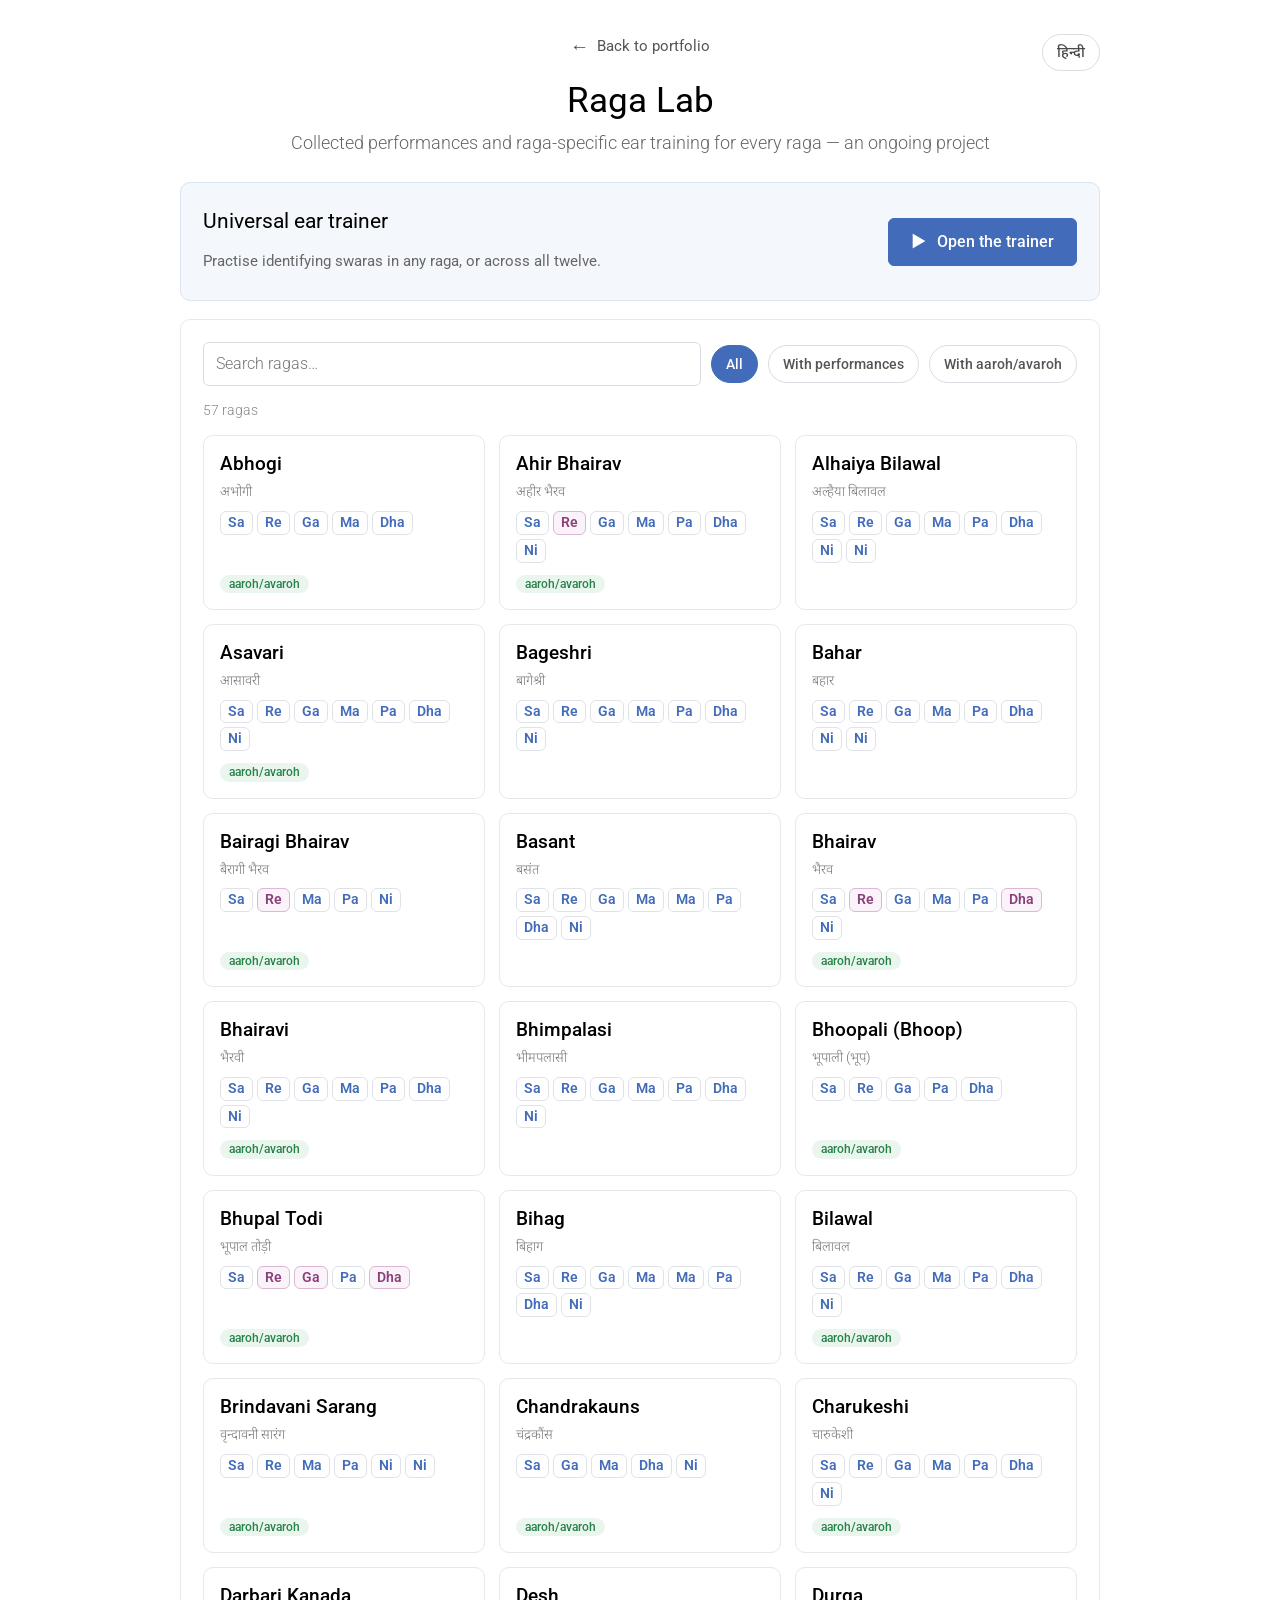
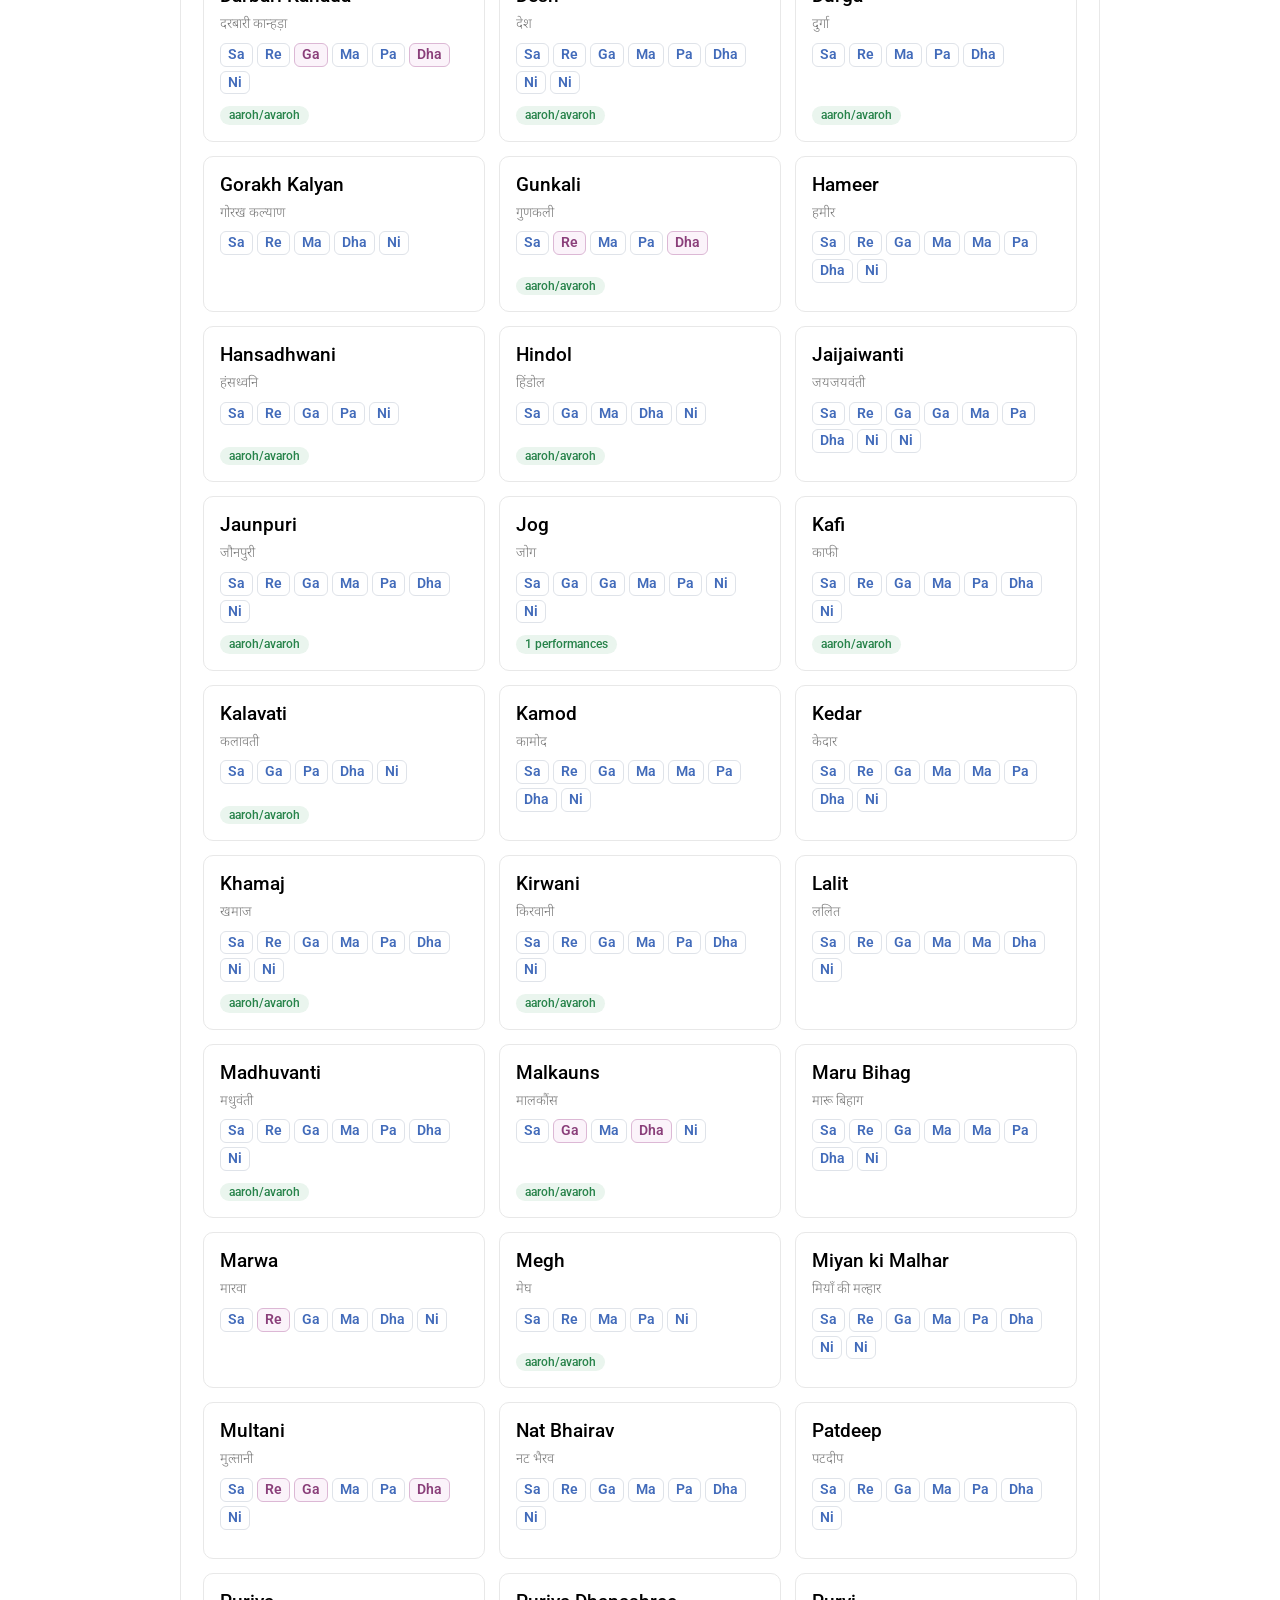
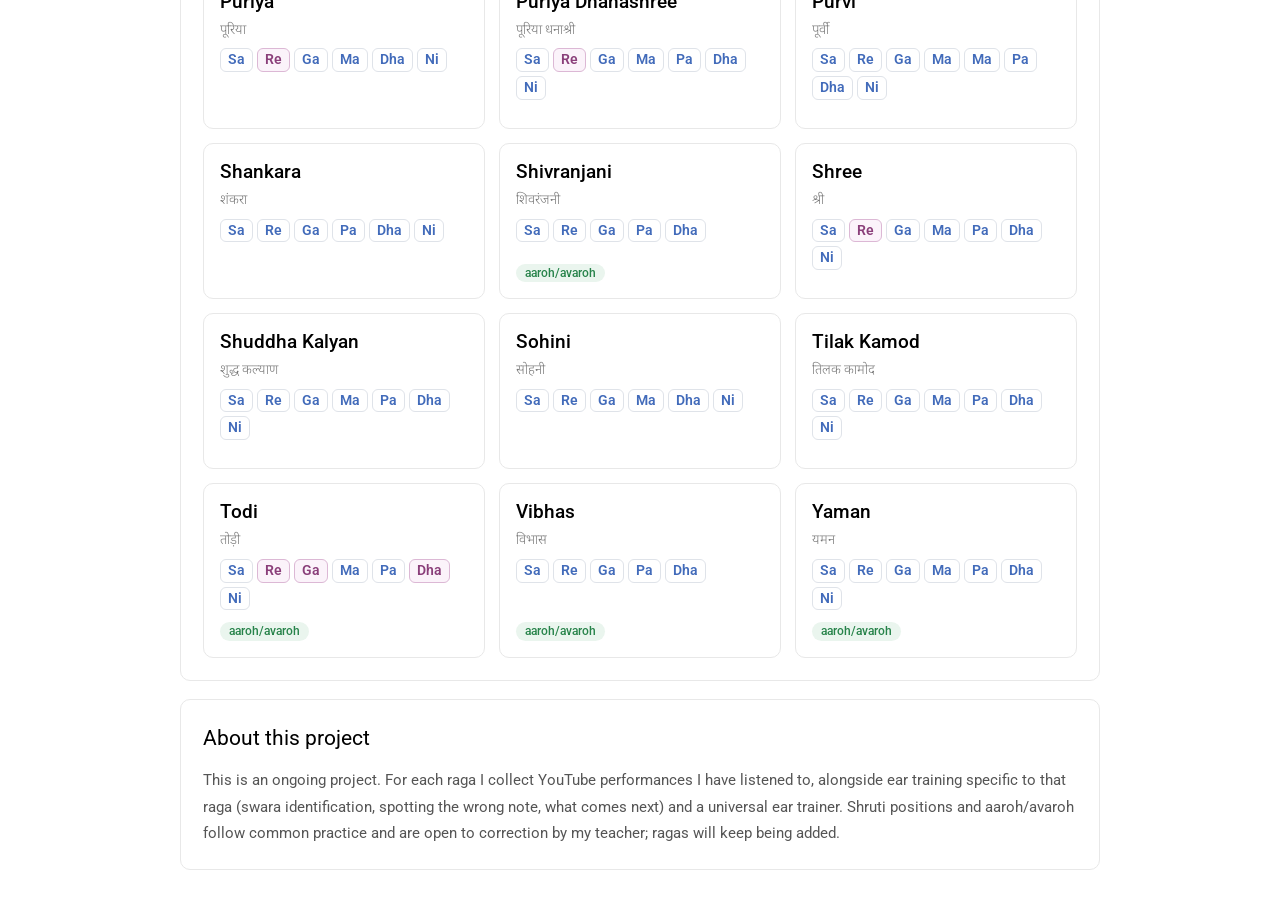
<file: ragas/index.html>
<!DOCTYPE html>
<html lang="hi">
<head>
    <meta charset="UTF-8">
    <meta name="viewport" content="width=device-width, initial-scale=1.0">
    <title>Raga Lab</title>
    <meta name="description" content="Raga Lab: collected performances and ear training for Hindustani ragas.">
    <link rel="stylesheet" href="https://fonts.googleapis.com/css?family=Roboto:300,400,500,700&family=Noto+Sans+Devanagari:wght@400;500;600;700">
    <link rel="stylesheet" href="css/ragas.css">
</head>
<body>
    <main class="container">
        <header class="page-header">
            <button id="langToggle" class="lang-toggle" type="button">English</button>
            <a class="back-link" href="../index.html"><span class="back-arrow" aria-hidden="true">←</span> <span data-i18n="backLink">पोर्टफोलियो पर वापस</span></a>
            <h1 class="page-title" data-i18n="lab">रागा लैब</h1>
            <p class="page-subtitle" data-i18n="labSub"></p>
        </header>

        <div class="app-layout">
            <section class="panel trainer-card">
                <div>
                    <h2 class="section-title" data-i18n="universalTrainer"></h2>
                    <p class="drill-desc" data-i18n="universalDesc"></p>
                </div>
                <a class="primary-button" href="trainer.html"><span class="button-icon" aria-hidden="true">▶</span><span data-i18n="openTrainer"></span></a>
            </section>

            <section class="panel">
                <div class="toolbar">
                    <input id="searchInput" class="search-input" type="search" autocomplete="off" aria-label="Search ragas">
                    <button class="filter-chip active" type="button" data-filter="all" data-i18n="filterAll"></button>
                    <button class="filter-chip" type="button" data-filter="videos" data-i18n="filterVideos"></button>
                    <button class="filter-chip" type="button" data-filter="phrases" data-i18n="filterPhrases"></button>
                </div>
                <p class="result-count" id="resultCount"></p>
                <div id="ragaGrid" class="raga-grid"></div>
            </section>

            <section class="panel">
                <h2 class="section-title" data-i18n="aboutTitle"></h2>
                <p class="about-text" data-i18n="aboutText"></p>
            </section>
        </div>
    </main>

    <script src="js/raga-data.js"></script>
    <script src="js/i18n.js"></script>
    <script src="js/collection.js"></script>
    <script src="js/raga-home.js"></script>
</body>
</html>
</file>
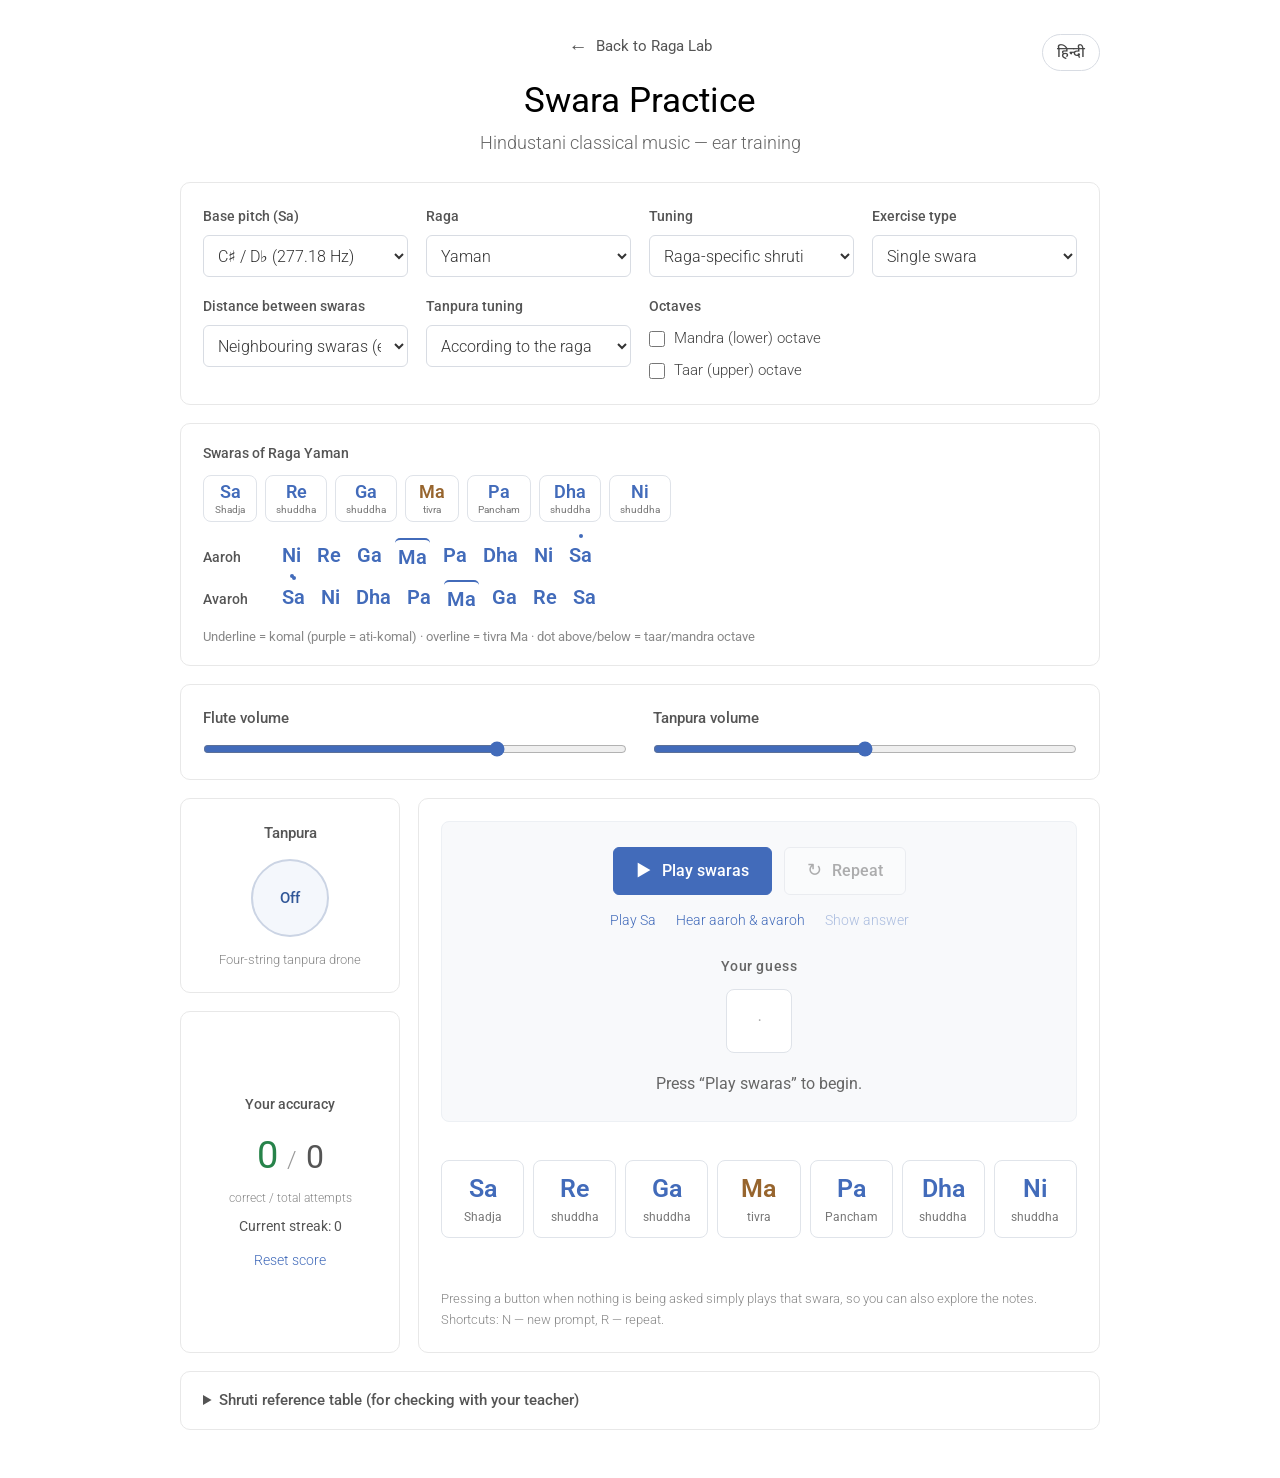
<file: ear_training.html>
<!DOCTYPE html>
<html lang="en">
<head>
    <meta charset="UTF-8">
    <meta http-equiv="refresh" content="0; url=ragas/trainer.html">
    <link rel="canonical" href="ragas/trainer.html">
    <title>Swara Practice</title>
    <script>location.replace('ragas/trainer.html');</script>
</head>
<body>
    <p>This page has moved: <a href="ragas/trainer.html">Swara Practice (universal ear trainer)</a> · <a href="ragas/index.html">Raga Lab</a></p>
</body>
</html>
</file>
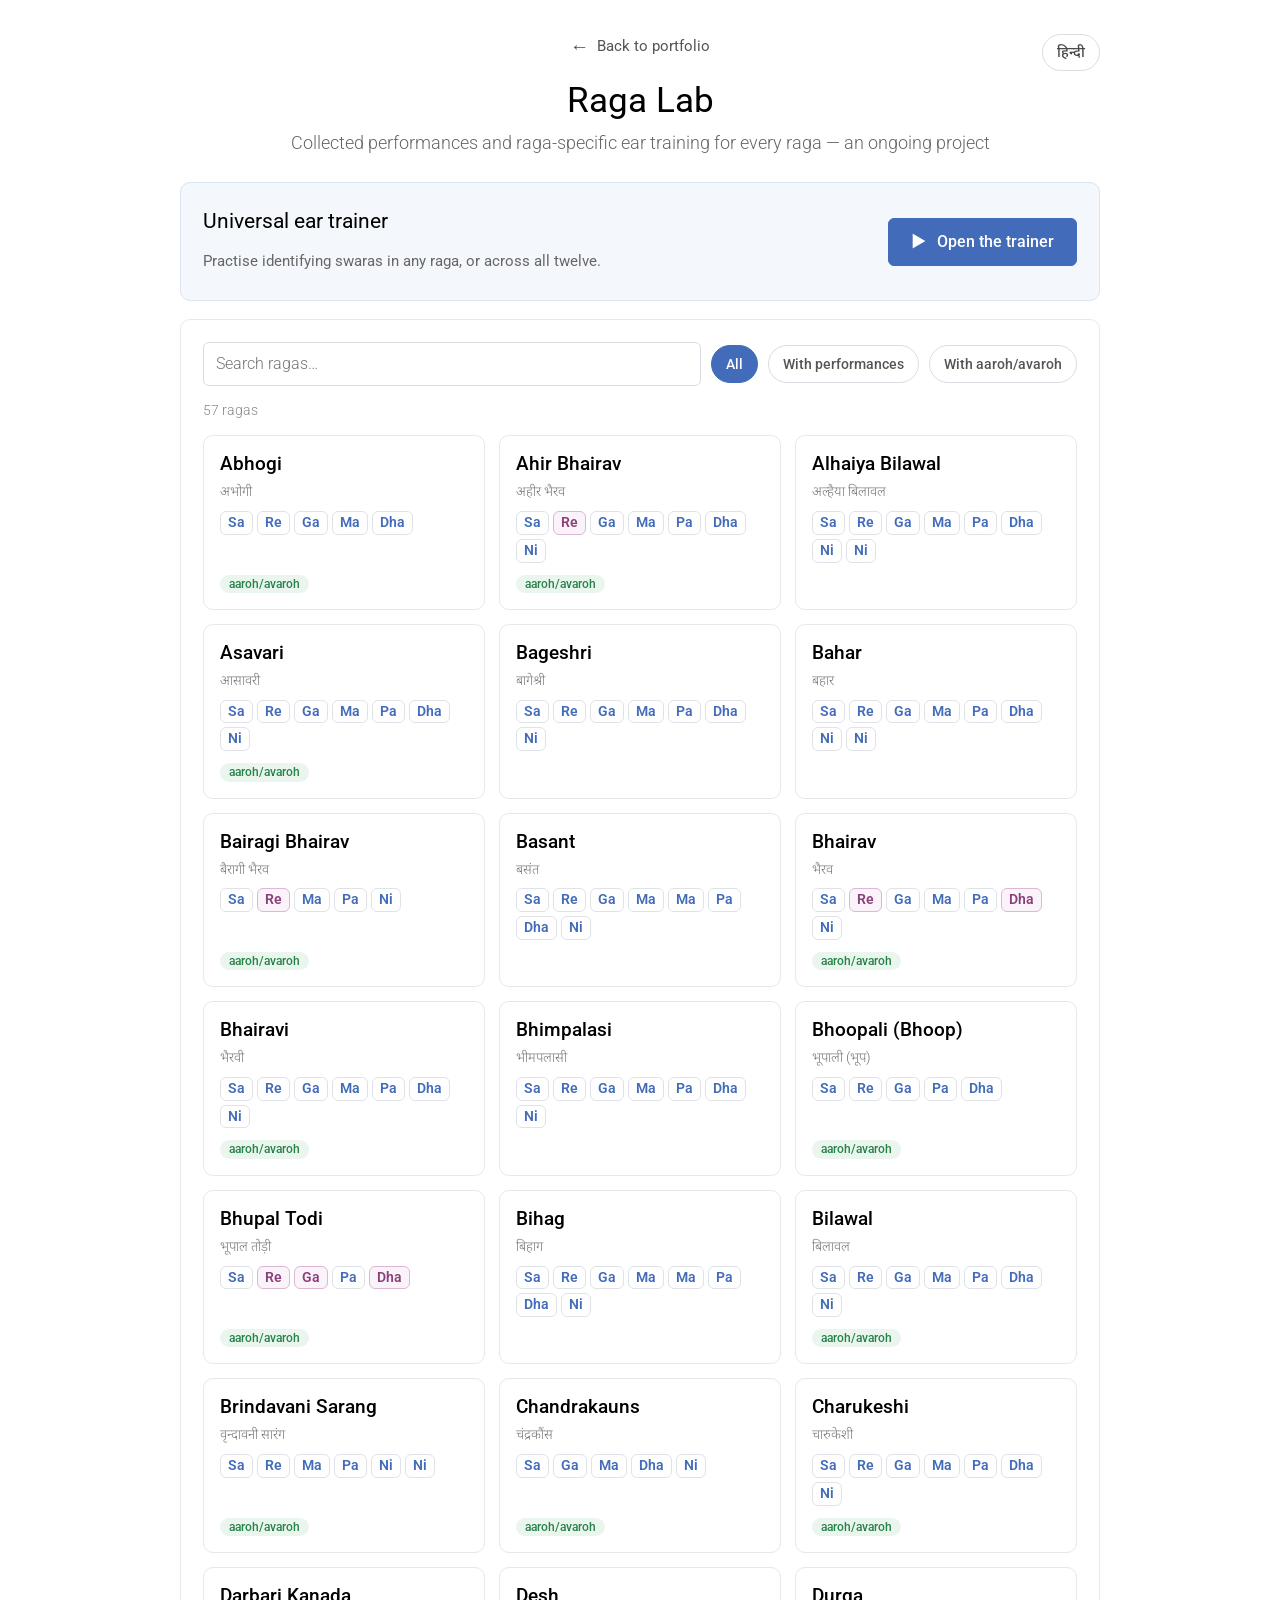
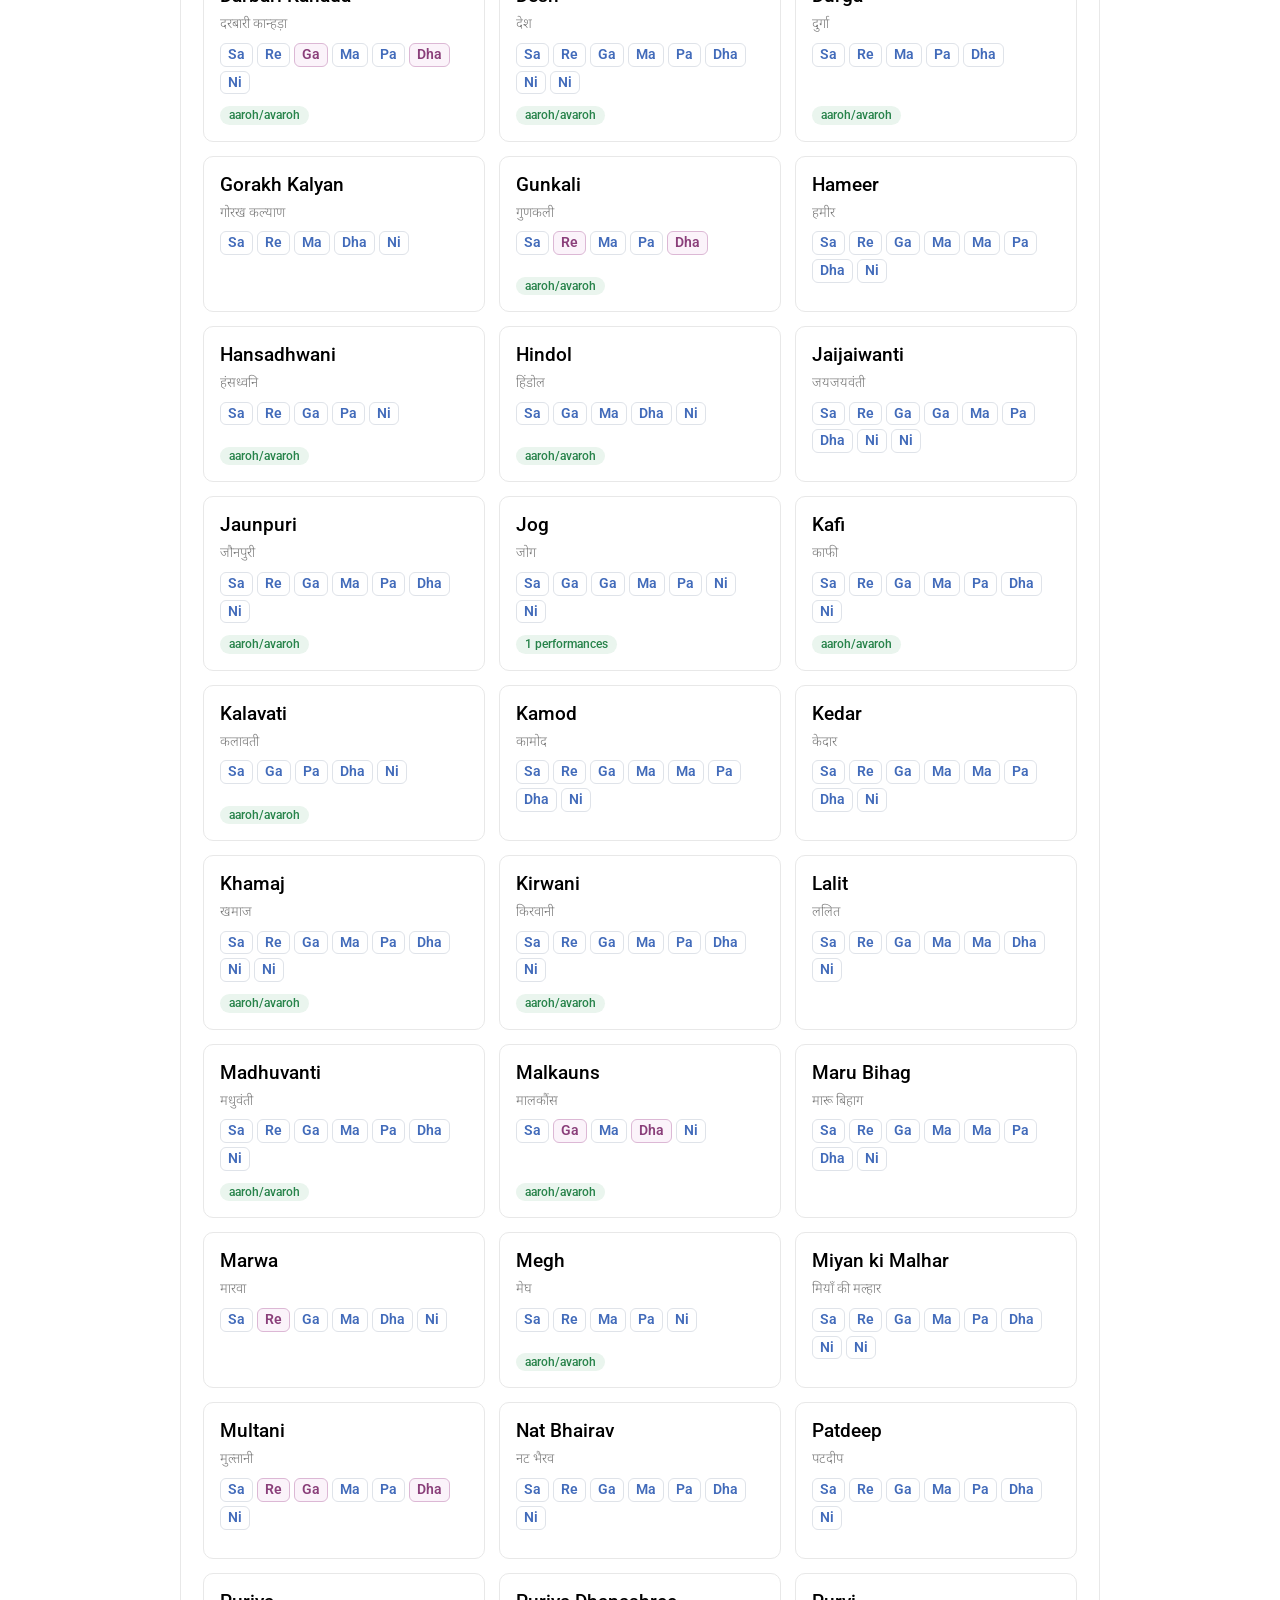
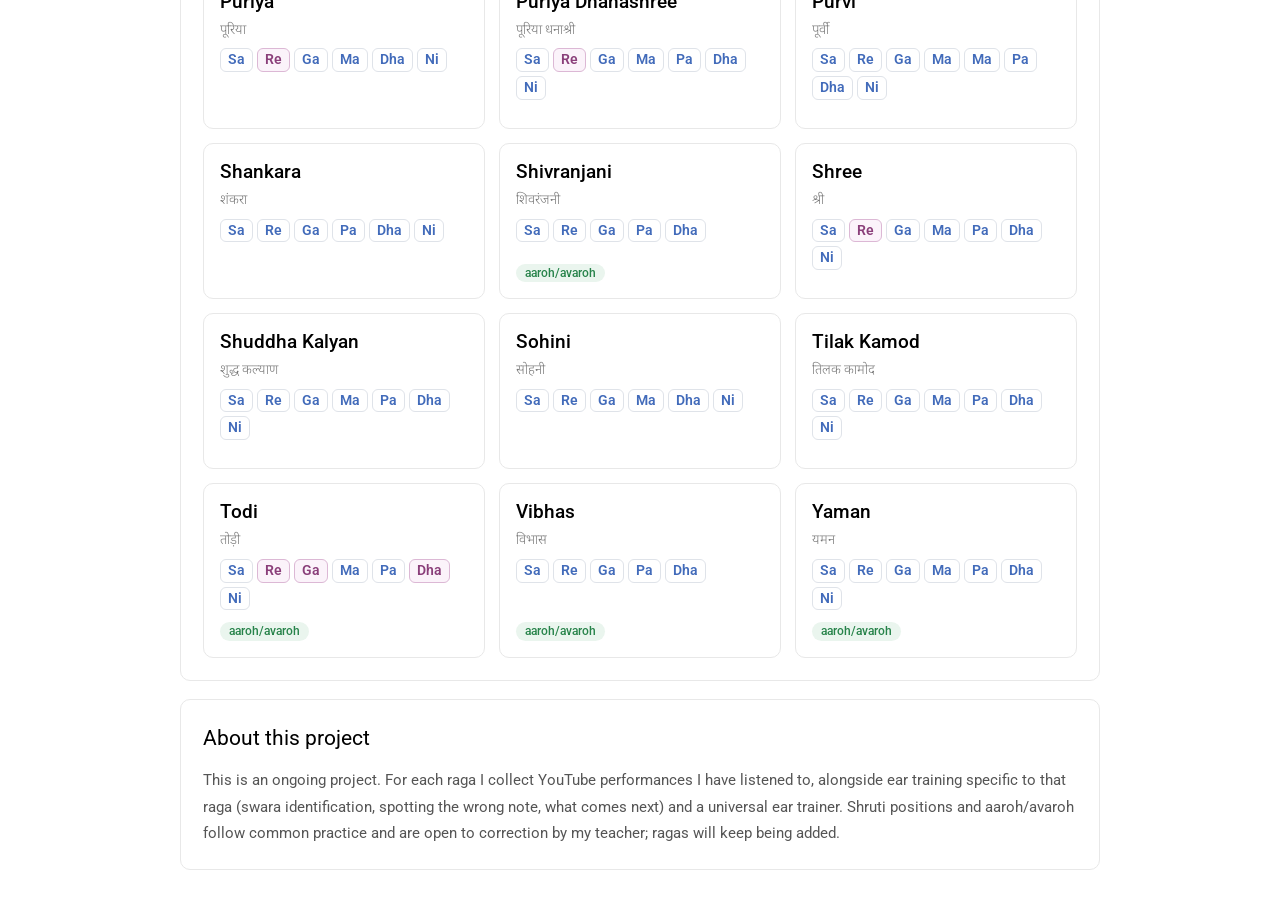
<file: ragas/raga.html>
<!DOCTYPE html>
<html lang="hi">
<head>
    <meta charset="UTF-8">
    <meta name="viewport" content="width=device-width, initial-scale=1.0">
    <title>Raga</title>
    <meta name="description" content="A raga page: collected performances and raga-specific ear training.">
    <link rel="stylesheet" href="https://fonts.googleapis.com/css?family=Roboto:300,400,500,700&family=Noto+Sans+Devanagari:wght@400;500;600;700">
    <link rel="stylesheet" href="css/ragas.css">
    <script>window.LOCKED_RAGA = new URLSearchParams(location.search).get('r');</script>
</head>
<body class="raga-locked">
    <main class="container">
        <header class="page-header">
            <button id="langToggle" class="lang-toggle" type="button">English</button>
            <a class="back-link" href="index.html"><span class="back-arrow" aria-hidden="true">←</span> <span data-i18n="backLab">रागा लैब पर वापस</span></a>
            <h1 class="page-title" id="ragaTitle"></h1>
            <p class="page-subtitle" id="ragaSubtitle"></p>
        </header>

        <div class="app-layout">
            <section class="panel" id="listenSection">
                <h2 class="section-title" data-i18n="secListen">सुनिए</h2>
                <div id="videoList" class="video-list"></div>
                <div id="listenNotes" class="listen-notes"></div>
            </section>

            <h2 class="part-title" data-i18n="secTrain"></h2>

            <section class="panel raga-info">
                <h2 class="raga-info-title" id="ragaInfoTitle"></h2>
                <div id="ragaChips" class="chips"></div>
                <div id="ragaPhrases" class="phrases"></div>
                <p id="ragaNote" class="raga-note"></p>
            </section>

            <section class="panel settings-grid">
                <div class="field">
                    <label class="field-label" for="scaleSelect" data-i18n="lblScale">आधार स्वर (सा)</label>
                    <select id="scaleSelect"></select>
                </div>
                <div class="field field-raga">
                    <label class="field-label" for="ragaSelect" data-i18n="lblRaga">राग</label>
                    <select id="ragaSelect"></select>
                </div>
                <div class="field">
                    <label class="field-label" for="tuningSelect" data-i18n="lblTuning">स्वरस्थान</label>
                    <select id="tuningSelect">
                        <option value="raga" data-i18n="tuningRaga">राग के अनुसार श्रुति</option>
                        <option value="standard" data-i18n="tuningStd">सामान्य (शुद्ध अंतराल)</option>
                    </select>
                </div>
                <div class="field">
                    <label class="field-label" for="modeSelect" data-i18n="lblMode">अभ्यास का प्रकार</label>
                    <select id="modeSelect">
                        <option value="1" data-i18n="mode1">एकल स्वर</option>
                        <option value="2" data-i18n="mode2">दो स्वरों का क्रम</option>
                        <option value="3" data-i18n="mode3">तीन स्वरों का क्रम</option>
                        <option value="4" data-i18n="mode4">चार स्वरों का क्रम</option>
                        <option value="5" data-i18n="mode5">पाँच स्वरों का क्रम</option>
                    </select>
                </div>
                <div class="field">
                    <label class="field-label" for="stepSelect" data-i18n="lblStep">स्वरों के बीच की दूरी</label>
                    <select id="stepSelect">
                        <option value="near" data-i18n="stepNear">निकट स्वर (सरल)</option>
                        <option value="mid" data-i18n="stepMid">मध्यम</option>
                        <option value="any" data-i18n="stepAny">कोई भी स्वर (कठिन)</option>
                    </select>
                </div>
                <div class="field">
                    <label class="field-label" for="tanpuraTuneSelect" data-i18n="lblTanpuraTune">तानपुरे का मिलान</label>
                    <select id="tanpuraTuneSelect"></select>
                </div>
                <div class="field">
                    <span class="field-label" data-i18n="lblOctave">सप्तक</span>
                    <div class="checkbox-list">
                        <label class="check-label"><input type="checkbox" id="mandraCheck"> <span data-i18n="mandra">मंद्र सप्तक</span></label>
                        <label class="check-label"><input type="checkbox" id="taarCheck"> <span data-i18n="taar">तार सप्तक</span></label>
                    </div>
                </div>
            </section>

            <section class="panel volume-grid">
                <div class="volume-field">
                    <label class="volume-heading" for="fluteVolSlider" data-i18n="volFlute">बाँसुरी की ध्वनि</label>
                    <input type="range" id="fluteVolSlider" min="0" max="1" step="0.05" value="0.7">
                </div>
                <div class="volume-field">
                    <label class="volume-heading" for="tanpuraVolSlider" data-i18n="volTanpura">तानपुरे की ध्वनि</label>
                    <input type="range" id="tanpuraVolSlider" min="0" max="1" step="0.05" value="0.5">
                </div>
            </section>

            <div class="game-layout">
                <aside class="sidebar">
                    <section class="panel tanpura-panel">
                        <h2 class="panel-heading" data-i18n="tanpura">तानपुरा</h2>
                        <button id="tanpuraToggleBtn" class="tanpura-button" type="button" aria-pressed="false">
                            <span id="tanpuraStateText">बंद</span>
                        </button>
                        <p class="panel-note" data-i18n="tanpuraNote">चार तारों की तानपुरा ध्वनि</p>
                    </section>

                    <section class="panel score-panel">
                        <h2 class="score-title" data-i18n="scoreTitle">आपकी शुद्धता</h2>
                        <div class="score-line">
                            <span id="scoreVal" class="correct-score">०</span>
                            <span>/</span>
                            <span id="totalVal" class="total-score">०</span>
                        </div>
                        <p class="score-caption" data-i18n="scoreCaption">सही उत्तर / कुल प्रयास</p>
                        <p class="streak-line"><span data-i18n="streak">लगातार सही:</span> <span id="streakVal">०</span></p>
                        <button id="resetScoreBtn" class="text-button" type="button" data-i18n="reset">अंक रीसेट करें</button>
                    </section>
                </aside>

                <section class="panel game-panel">
                    <div class="interaction-stage">
                        <div class="action-row">
                            <button id="playPromptBtn" class="primary-button" type="button">
                                <span class="button-icon" aria-hidden="true">▶</span>
                                <span data-i18n="btnPlay">स्वर सुनें</span>
                            </button>
                            <button id="repeatPromptBtn" class="secondary-button" type="button" disabled>
                                <span class="button-icon" aria-hidden="true">↻</span>
                                <span data-i18n="btnRepeat">पुनः सुनें</span>
                            </button>
                        </div>
                        <div class="tools-row">
                            <button id="playSaBtn" class="text-button" type="button" data-i18n="btnSa">सा सुनें</button>
                            <button id="playRagaBtn" class="text-button" type="button" data-i18n="btnRaga">राग के स्वर सुनें</button>
                            <button id="revealBtn" class="text-button" type="button" data-i18n="btnReveal" disabled>उत्तर दिखाएँ</button>
                        </div>

                        <div class="guess-area">
                            <h2 class="guess-title" data-i18n="guessTitle">आपका अनुमान</h2>
                            <div id="guessVisualizer" class="guess-visualizer"></div>
                        </div>

                        <div id="feedbackText" class="feedback" role="status" aria-live="polite"></div>
                    </div>

                    <div class="swara-grids">
                        <div>
                            <div id="taarLabel" class="grid-label" data-i18n="taar" hidden>तार सप्तक</div>
                            <div id="taarGrid" class="swara-grid hidden"></div>
                        </div>
                        <div>
                            <div id="madhyaLabel" class="grid-label" data-i18n="madhya" hidden>मध्य सप्तक</div>
                            <div id="madhyaGrid" class="swara-grid"></div>
                        </div>
                        <div>
                            <div id="mandraLabel" class="grid-label" data-i18n="mandra" hidden>मंद्र सप्तक</div>
                            <div id="mandraGrid" class="swara-grid hidden"></div>
                        </div>
                    </div>
                    <p class="panel-note" data-i18n="panelNote"></p>
                </section>
            </div>

            <section class="panel drill-panel" id="oddSection">
                <h2 class="section-title" data-i18n="drillOddTitle"></h2>
                <p class="drill-desc" data-i18n="drillOddDesc"></p>
                <div class="action-row">
                    <button id="oddPlayBtn" class="primary-button" type="button"><span class="button-icon" aria-hidden="true">▶</span><span data-i18n="drillPlay"></span></button>
                    <button id="oddReplayBtn" class="secondary-button" type="button" disabled><span class="button-icon" aria-hidden="true">↻</span><span data-i18n="drillReplay"></span></button>
                </div>
                <div id="oddButtons" class="odd-buttons"></div>
                <div id="oddFeedback" class="feedback" role="status" aria-live="polite"></div>
                <p class="drill-score"><span data-i18n="drillScore"></span> <span id="oddScore">0/0</span></p>
            </section>

            <section class="panel drill-panel" id="nextSection">
                <h2 class="section-title" data-i18n="drillNextTitle"></h2>
                <p class="drill-desc" id="nextDesc" data-i18n="drillNextDesc"></p>
                <div id="nextControls">
                    <div class="action-row">
                        <button id="nextPlayBtn" class="primary-button" type="button"><span class="button-icon" aria-hidden="true">▶</span><span data-i18n="drillPlay"></span></button>
                        <button id="nextReplayBtn" class="secondary-button" type="button" disabled><span class="button-icon" aria-hidden="true">↻</span><span data-i18n="drillReplay"></span></button>
                    </div>
                    <div id="nextOptions" class="next-options"></div>
                    <div id="nextFeedback" class="feedback" role="status" aria-live="polite"></div>
                    <p class="drill-score"><span data-i18n="drillScore"></span> <span id="nextScore">0/0</span></p>
                </div>
            </section>

            <section class="panel link-row">
                <a href="trainer.html?r=" id="trainerLink" data-i18n="universalTrainer"></a>
            </section>
            <nav class="raga-nav" id="ragaNav" aria-label="Ragas"></nav>

            <details class="panel shruti-ref">
                <summary data-i18n="refTitle">श्रुति-स्थान की तालिका</summary>
                <div id="shrutiRef" class="ref-body"></div>
            </details>
        </div>
    </main>

    <script src="js/raga-data.js"></script>
    <script src="js/i18n.js"></script>
    <script src="js/collection.js"></script>
    <script src="js/swara-app.js"></script>
    <script src="js/raga-page.js"></script>
</body>
</html>
</file>
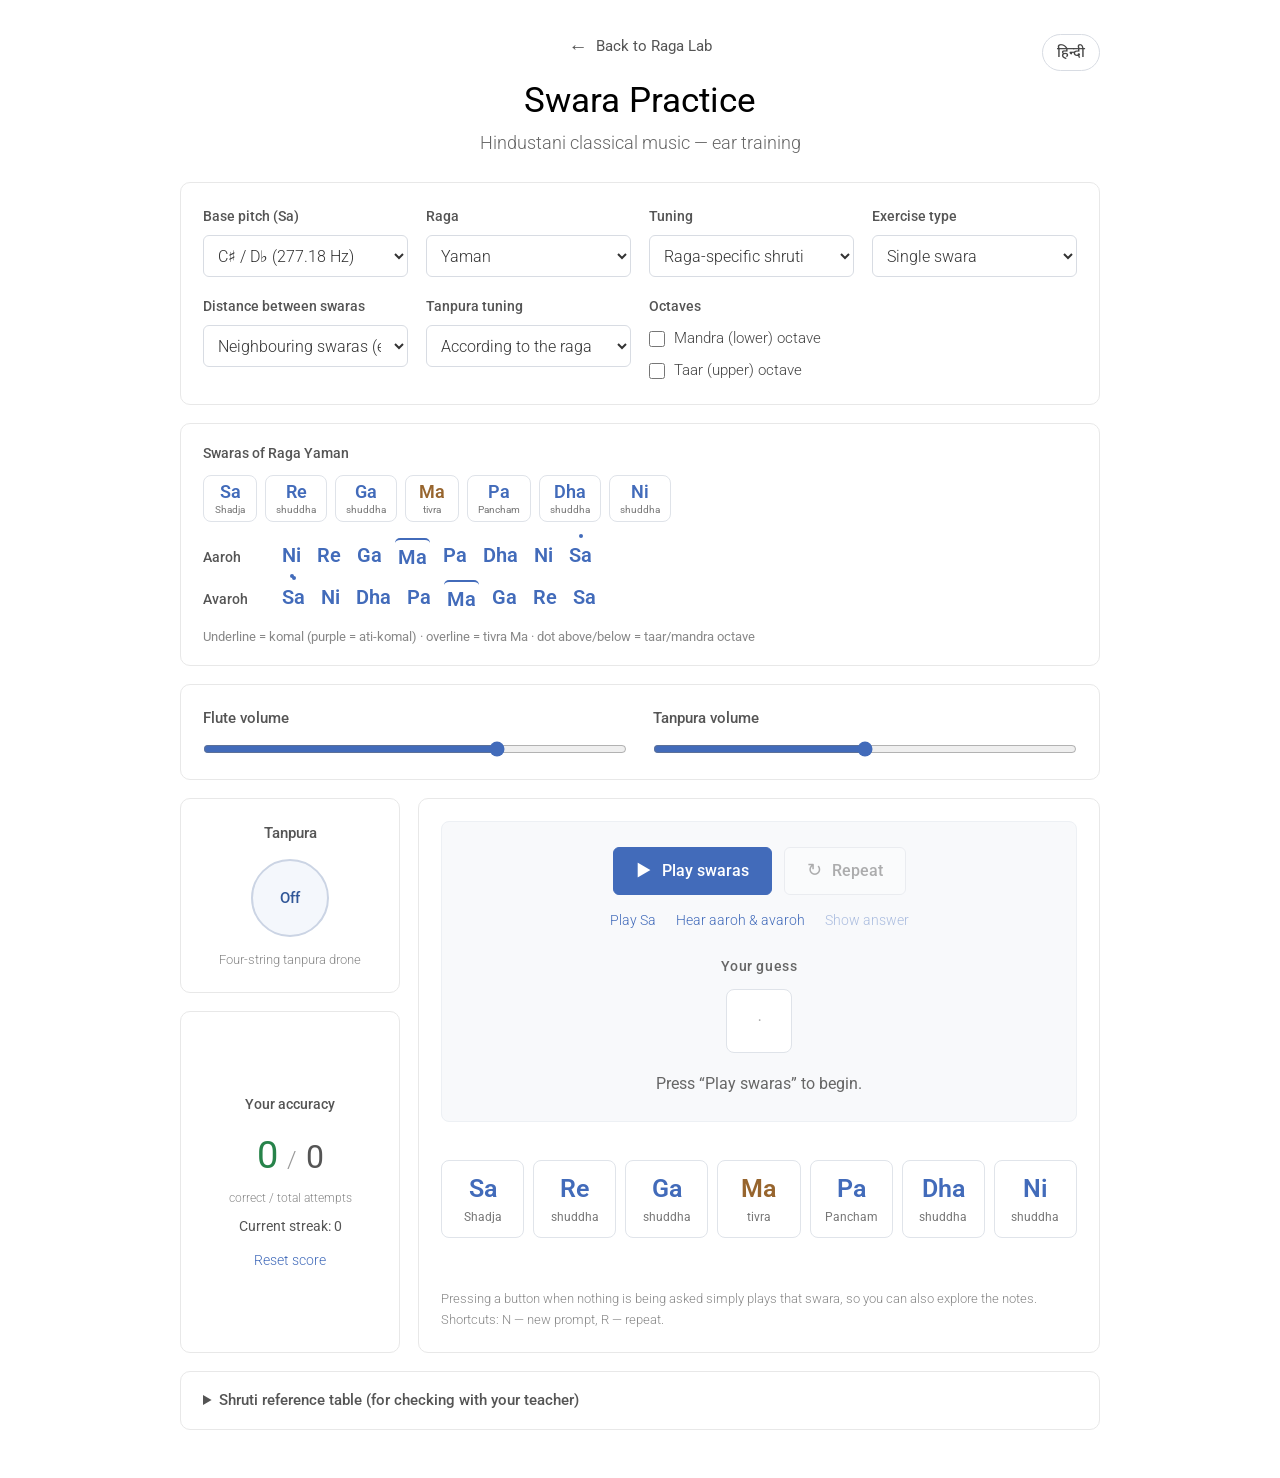
<file: ragas/trainer.html>
<!DOCTYPE html>
<html lang="hi">
<head>
    <meta charset="UTF-8">
    <meta name="viewport" content="width=device-width, initial-scale=1.0">
    <title>Swara Practice — Ear Training</title>
    <meta name="description" content="Universal Hindustani classical ear trainer for swaras and ragas.">
    <link rel="stylesheet" href="https://fonts.googleapis.com/css?family=Roboto:300,400,500,700&family=Noto+Sans+Devanagari:wght@400;500;600;700">
    <link rel="stylesheet" href="css/ragas.css">
</head>
<body>
    <main class="container">
        <header class="page-header">
            <button id="langToggle" class="lang-toggle" type="button">English</button>
            <a class="back-link" href="index.html"><span class="back-arrow" aria-hidden="true">←</span> <span data-i18n="backLab">रागा लैब पर वापस</span></a>
            <h1 class="page-title" data-i18n="title">स्वर अभ्यास</h1>
            <p class="page-subtitle" data-i18n="subtitle">हिंदुस्तानी शास्त्रीय संगीत — श्रवण प्रशिक्षण</p>
        </header>

        <div class="app-layout">
            <section class="panel settings-grid">
                <div class="field">
                    <label class="field-label" for="scaleSelect" data-i18n="lblScale">आधार स्वर (सा)</label>
                    <select id="scaleSelect"></select>
                </div>
                <div class="field field-raga">
                    <label class="field-label" for="ragaSelect" data-i18n="lblRaga">राग</label>
                    <select id="ragaSelect"></select>
                </div>
                <div class="field">
                    <label class="field-label" for="tuningSelect" data-i18n="lblTuning">स्वरस्थान</label>
                    <select id="tuningSelect">
                        <option value="raga" data-i18n="tuningRaga">राग के अनुसार श्रुति</option>
                        <option value="standard" data-i18n="tuningStd">सामान्य (शुद्ध अंतराल)</option>
                    </select>
                </div>
                <div class="field">
                    <label class="field-label" for="modeSelect" data-i18n="lblMode">अभ्यास का प्रकार</label>
                    <select id="modeSelect">
                        <option value="1" data-i18n="mode1">एकल स्वर</option>
                        <option value="2" data-i18n="mode2">दो स्वरों का क्रम</option>
                        <option value="3" data-i18n="mode3">तीन स्वरों का क्रम</option>
                        <option value="4" data-i18n="mode4">चार स्वरों का क्रम</option>
                        <option value="5" data-i18n="mode5">पाँच स्वरों का क्रम</option>
                    </select>
                </div>
                <div class="field">
                    <label class="field-label" for="stepSelect" data-i18n="lblStep">स्वरों के बीच की दूरी</label>
                    <select id="stepSelect">
                        <option value="near" data-i18n="stepNear">निकट स्वर (सरल)</option>
                        <option value="mid" data-i18n="stepMid">मध्यम</option>
                        <option value="any" data-i18n="stepAny">कोई भी स्वर (कठिन)</option>
                    </select>
                </div>
                <div class="field">
                    <label class="field-label" for="tanpuraTuneSelect" data-i18n="lblTanpuraTune">तानपुरे का मिलान</label>
                    <select id="tanpuraTuneSelect"></select>
                </div>
                <div class="field">
                    <span class="field-label" data-i18n="lblOctave">सप्तक</span>
                    <div class="checkbox-list">
                        <label class="check-label"><input type="checkbox" id="mandraCheck"> <span data-i18n="mandra">मंद्र सप्तक</span></label>
                        <label class="check-label"><input type="checkbox" id="taarCheck"> <span data-i18n="taar">तार सप्तक</span></label>
                    </div>
                </div>
            </section>

            <section class="panel raga-info">
                <h2 class="raga-info-title" id="ragaInfoTitle"></h2>
                <div id="ragaChips" class="chips"></div>
                <div id="ragaPhrases" class="phrases"></div>
                <p id="ragaNote" class="raga-note"></p>
            </section>

            <section class="panel volume-grid">
                <div class="volume-field">
                    <label class="volume-heading" for="fluteVolSlider" data-i18n="volFlute">बाँसुरी की ध्वनि</label>
                    <input type="range" id="fluteVolSlider" min="0" max="1" step="0.05" value="0.7">
                </div>
                <div class="volume-field">
                    <label class="volume-heading" for="tanpuraVolSlider" data-i18n="volTanpura">तानपुरे की ध्वनि</label>
                    <input type="range" id="tanpuraVolSlider" min="0" max="1" step="0.05" value="0.5">
                </div>
            </section>

            <div class="game-layout">
                <aside class="sidebar">
                    <section class="panel tanpura-panel">
                        <h2 class="panel-heading" data-i18n="tanpura">तानपुरा</h2>
                        <button id="tanpuraToggleBtn" class="tanpura-button" type="button" aria-pressed="false">
                            <span id="tanpuraStateText">बंद</span>
                        </button>
                        <p class="panel-note" data-i18n="tanpuraNote">चार तारों की तानपुरा ध्वनि</p>
                    </section>

                    <section class="panel score-panel">
                        <h2 class="score-title" data-i18n="scoreTitle">आपकी शुद्धता</h2>
                        <div class="score-line">
                            <span id="scoreVal" class="correct-score">०</span>
                            <span>/</span>
                            <span id="totalVal" class="total-score">०</span>
                        </div>
                        <p class="score-caption" data-i18n="scoreCaption">सही उत्तर / कुल प्रयास</p>
                        <p class="streak-line"><span data-i18n="streak">लगातार सही:</span> <span id="streakVal">०</span></p>
                        <button id="resetScoreBtn" class="text-button" type="button" data-i18n="reset">अंक रीसेट करें</button>
                    </section>
                </aside>

                <section class="panel game-panel">
                    <div class="interaction-stage">
                        <div class="action-row">
                            <button id="playPromptBtn" class="primary-button" type="button">
                                <span class="button-icon" aria-hidden="true">▶</span>
                                <span data-i18n="btnPlay">स्वर सुनें</span>
                            </button>
                            <button id="repeatPromptBtn" class="secondary-button" type="button" disabled>
                                <span class="button-icon" aria-hidden="true">↻</span>
                                <span data-i18n="btnRepeat">पुनः सुनें</span>
                            </button>
                        </div>
                        <div class="tools-row">
                            <button id="playSaBtn" class="text-button" type="button" data-i18n="btnSa">सा सुनें</button>
                            <button id="playRagaBtn" class="text-button" type="button" data-i18n="btnRaga">राग के स्वर सुनें</button>
                            <button id="revealBtn" class="text-button" type="button" data-i18n="btnReveal" disabled>उत्तर दिखाएँ</button>
                        </div>

                        <div class="guess-area">
                            <h2 class="guess-title" data-i18n="guessTitle">आपका अनुमान</h2>
                            <div id="guessVisualizer" class="guess-visualizer"></div>
                        </div>

                        <div id="feedbackText" class="feedback" role="status" aria-live="polite"></div>
                    </div>

                    <div class="swara-grids">
                        <div>
                            <div id="taarLabel" class="grid-label" data-i18n="taar" hidden>तार सप्तक</div>
                            <div id="taarGrid" class="swara-grid hidden"></div>
                        </div>
                        <div>
                            <div id="madhyaLabel" class="grid-label" data-i18n="madhya" hidden>मध्य सप्तक</div>
                            <div id="madhyaGrid" class="swara-grid"></div>
                        </div>
                        <div>
                            <div id="mandraLabel" class="grid-label" data-i18n="mandra" hidden>मंद्र सप्तक</div>
                            <div id="mandraGrid" class="swara-grid hidden"></div>
                        </div>
                    </div>
                    <p class="panel-note" data-i18n="panelNote"></p>
                </section>
            </div>

            <details class="panel shruti-ref">
                <summary data-i18n="refTitle">श्रुति-स्थान की तालिका</summary>
                <div id="shrutiRef" class="ref-body"></div>
            </details>
        </div>
    </main>

    <script src="js/raga-data.js"></script>
    <script src="js/i18n.js"></script>
    <script src="js/swara-app.js"></script>
</body>
</html>
</file>
<file: ragas/css/ragas.css>
*, *::before, *::after { box-sizing: border-box; margin: 0; padding: 0; }

:root {
    --blue: #426BBA;
    --blue-dark: #315798;
    --text: #333;
    --muted: #666;
    --light-muted: #888;
    --border: #e8e8e8;
    --surface: #fff;
    --surface-soft: #f8f9fb;
    --success: #27834a;
    --error: #c33d3d;
    --ati: #8a3f7a;
    --ati-bg: #fbf3fa;
}

body {
    font-family: 'Roboto', 'Noto Sans Devanagari', sans-serif;
    font-weight: 300;
    line-height: 1.6;
    color: var(--text);
    background: #fff;
    min-height: 100vh;
}

button, input, select { font: inherit; }
a { color: var(--blue); text-decoration: none; }
a:hover { text-decoration: underline; }
h1, h2, h3 { font-weight: 400; color: #000; }

.container { max-width: 960px; margin: 0 auto; padding: 0 20px; }
.page-header { padding: 34px 0 25px; text-align: center; }
.back-link {
    display: inline-flex;
    align-items: center;
    gap: 8px;
    color: #555;
    font-size: 0.95rem;
    font-weight: 400;
    margin-bottom: 20px;
}
.back-link:hover { color: var(--blue); }
.back-arrow { font-size: 1.2rem; line-height: 1; }
.page-title { font-size: 2.2rem; font-weight: 400; color: #000; line-height: 1.3; }
.page-subtitle { font-size: 1.1rem; color: var(--muted); margin-top: 5px; }

.app-layout { display: flex; flex-direction: column; gap: 18px; padding-bottom: 48px; }
.panel {
    background: var(--surface);
    border: 1px solid var(--border);
    border-radius: 10px;
    padding: 22px;
}
.settings-grid { display: grid; grid-template-columns: repeat(auto-fit, minmax(190px, 1fr)); gap: 18px; }
.field { display: flex; flex-direction: column; gap: 7px; min-width: 0; }
.field-label { color: #555; font-size: 0.9rem; font-weight: 500; }
select {
    width: 100%;
    min-height: 42px;
    padding: 8px 10px;
    color: var(--text);
    background: #fff;
    border: 1px solid #d8dce3;
    border-radius: 6px;
    cursor: pointer;
}
select:focus, input:focus-visible, button:focus-visible, a:focus-visible {
    outline: 2px solid rgba(66, 107, 186, 0.35);
    outline-offset: 2px;
}
.checkbox-list { display: flex; flex-direction: column; gap: 8px; padding-top: 2px; }
.check-label { display: flex; align-items: center; gap: 9px; color: #444; font-size: 0.92rem; cursor: pointer; }
.check-label input { width: 16px; height: 16px; accent-color: var(--blue); }

/* राग की जानकारी */
.raga-info { padding: 18px 22px; }
.raga-info-title { color: #555; font-size: 0.9rem; font-weight: 500; margin-bottom: 10px; }
.chips { display: flex; flex-wrap: wrap; gap: 8px; }
.chip {
    display: inline-flex;
    flex-direction: column;
    align-items: center;
    min-width: 54px;
    padding: 5px 10px 4px;
    border: 1px solid #dfe3e9;
    border-radius: 8px;
    background: #fff;
    color: var(--blue);
    font-size: 1.1rem;
    font-weight: 600;
    line-height: 1.3;
}
.chip small { font-size: 0.62rem; font-weight: 400; color: #777; }
.chip.vikrit { color: #97652e; }
.chip.ati { color: var(--ati); border-color: #dcb8d5; background: var(--ati-bg); }
.chip.ati small { color: var(--ati); font-weight: 500; }
.raga-note { margin-top: 12px; color: #555; font-size: 0.9rem; font-weight: 400; line-height: 1.65; }
.raga-note:empty { display: none; }

.phrases { margin-top: 16px; display: flex; flex-direction: column; gap: 6px; }
.phrase-row { display: flex; align-items: baseline; gap: 12px; flex-wrap: wrap; }
.phrase-label { min-width: 64px; color: #555; font-size: 0.88rem; font-weight: 500; }
.phrase-notes { display: flex; flex-wrap: wrap; gap: 2px 10px; font-size: 1.25rem; font-weight: 600; color: var(--blue); }
.nt { position: relative; display: inline-block; padding: 4px 3px 4px; border-radius: 5px; line-height: 1.3; transition: background 0.15s; }
.nt.komal { border-bottom: 2px solid currentColor; }
.nt.ati { color: var(--ati); border-bottom: 2px solid currentColor; }
.nt.tivra { border-top: 2px solid currentColor; }
.nt.taar::before, .nt.mandra::after {
    content: ''; position: absolute; left: 50%; width: 4px; height: 4px; border-radius: 50%;
    background: currentColor; transform: translateX(-50%);
}
.nt.taar::before { top: -4px; }
.nt.mandra::after { bottom: -4px; }
.nt.playing { background: #e3ebfa; }
.phrase-note { color: #888; font-size: 0.82rem; font-weight: 400; margin-top: 4px; line-height: 1.6; }
.volume-grid { display: grid; grid-template-columns: repeat(2, minmax(0, 1fr)); gap: 26px; }
.volume-field { display: flex; flex-direction: column; gap: 10px; }
.volume-heading { display: flex; justify-content: space-between; align-items: center; color: #555; font-size: 0.92rem; font-weight: 500; }
input[type="range"] { width: 100%; accent-color: var(--blue); cursor: pointer; }

.game-layout { display: grid; grid-template-columns: 220px minmax(0, 1fr); gap: 18px; align-items: stretch; }
.sidebar { display: flex; flex-direction: column; gap: 18px; }
.tanpura-panel { text-align: center; display: flex; flex-direction: column; align-items: center; }
.panel-heading { color: #555; font-size: 0.95rem; font-weight: 500; margin-bottom: 14px; }
.tanpura-button {
    width: 78px;
    height: 78px;
    border: 2px solid #cbd4e4;
    border-radius: 50%;
    background: #f4f7fc;
    color: var(--blue-dark);
    font-size: 0.95rem;
    font-weight: 500;
    cursor: pointer;
    transition: background 0.2s, border-color 0.2s, transform 0.2s;
}
.tanpura-button:hover { border-color: var(--blue); transform: translateY(-1px); }
.tanpura-button.is-on { background: var(--blue); border-color: var(--blue); color: #fff; }
.panel-note { color: var(--light-muted); font-size: 0.82rem; margin-top: 12px; }

.score-panel { text-align: center; flex: 1; display: flex; flex-direction: column; justify-content: center; }
.score-title { color: #555; font-size: 0.9rem; font-weight: 500; margin-bottom: 8px; }
.score-line { display: flex; justify-content: center; align-items: baseline; gap: 9px; color: #999; font-size: 1.5rem; }
.score-line .correct-score { color: var(--success); font-size: 2.4rem; font-weight: 400; }
.score-line .total-score { color: #555; font-size: 2rem; font-weight: 400; }
.score-caption { color: var(--light-muted); font-size: 0.78rem; margin-top: 2px; }
.streak-line { color: #555; font-size: 0.85rem; font-weight: 400; margin-top: 8px; }
.text-button { border: 0; background: transparent; color: var(--blue); cursor: pointer; font-size: 0.86rem; margin-top: 12px; }
.text-button:hover:not(:disabled) { text-decoration: underline; }

.game-panel { display: flex; flex-direction: column; gap: 22px; min-width: 0; }
.interaction-stage {
    background: var(--surface-soft);
    border: 1px solid #edf0f4;
    border-radius: 8px;
    padding: 25px 18px 20px;
    text-align: center;
}
.action-row { display: flex; justify-content: center; flex-wrap: wrap; gap: 12px; margin-bottom: 14px; }
.tools-row { display: flex; justify-content: center; flex-wrap: wrap; gap: 8px 20px; margin-bottom: 24px; }
.tools-row .text-button { margin-top: 0; }
.primary-button, .secondary-button {
    display: inline-flex;
    justify-content: center;
    align-items: center;
    gap: 10px;
    min-height: 48px;
    padding: 10px 22px;
    border-radius: 6px;
    font-size: 1rem;
    font-weight: 500;
    cursor: pointer;
    transition: background 0.2s, border-color 0.2s, transform 0.2s;
}
.primary-button { border: 1px solid var(--blue); color: #fff; background: var(--blue); }
.primary-button:hover:not(:disabled) { background: var(--blue-dark); border-color: var(--blue-dark); }
.secondary-button { border: 1px solid #d8dce3; color: #444; background: #fff; }
.secondary-button:hover:not(:disabled) { border-color: var(--blue); color: var(--blue); }
.primary-button:active:not(:disabled), .secondary-button:active:not(:disabled) { transform: translateY(1px); }
button:disabled { opacity: 0.42; cursor: not-allowed; }
.button-icon { font-size: 1.1rem; line-height: 1; }

.guess-title { color: #666; font-size: 0.88rem; font-weight: 500; letter-spacing: 0.04em; margin-bottom: 12px; }
.guess-visualizer { display: flex; justify-content: center; flex-wrap: wrap; gap: 10px; min-height: 64px; }
.guess-slot {
    position: relative;
    display: flex;
    flex-direction: column;
    justify-content: center;
    align-items: center;
    width: 66px;
    min-height: 62px;
    padding: 7px 3px;
    border: 1px solid #dfe3e9;
    border-radius: 8px;
    background: #fff;
    color: #333;
}
.guess-slot .slot-symbol { font-size: 1.35rem; font-weight: 600; line-height: 1.25; }
.guess-slot .slot-detail { font-size: 0.62rem; color: #777; line-height: 1.2; }
.guess-slot.empty { background: #fff; color: #aaa; font-size: 1.35rem; }
.guess-slot.correct { border-color: #8fcba4; background: #f2faf4; color: var(--success); }
.guess-slot.correct .slot-detail { color: #568565; }
.guess-slot.incorrect { border-color: #e5a0a0; background: #fff5f5; color: var(--error); }
.guess-slot.incorrect .slot-detail { color: #a66b6b; }
.octave-dot {
    position: absolute;
    left: 50%;
    width: 5px;
    height: 5px;
    border-radius: 50%;
    background: currentColor;
    transform: translateX(-50%);
    opacity: 0.7;
}
.octave-dot.top { top: 5px; }
.octave-dot.bottom { bottom: 5px; }
.feedback {
    min-height: 30px;
    margin-top: 18px;
    font-size: 1rem;
    font-weight: 400;
    color: #666;
}
.feedback.success { color: var(--success); }
.feedback.error { color: var(--error); }

.swara-grids { display: flex; flex-direction: column; gap: 16px; }
.swara-grid { display: grid; grid-template-columns: repeat(var(--cols, 6), minmax(0, 1fr)); gap: 9px; }
.swara-grid.hidden { display: none; }
.swara-btn {
    position: relative;
    min-height: 78px;
    display: flex;
    flex-direction: column;
    align-items: center;
    justify-content: center;
    gap: 2px;
    padding: 9px 5px;
    border: 1px solid #e0e4ea;
    border-radius: 8px;
    background: #fff;
    cursor: pointer;
    transition: border-color 0.18s, background 0.18s, transform 0.18s;
}
.swara-btn:hover:not(:disabled) { border-color: var(--blue); background: #f7f9fd; transform: translateY(-1px); }
.swara-btn.shuddha { color: var(--blue); }
.swara-btn.vikrit { color: #97652e; }
.swara-btn.ati { color: var(--ati); background: var(--ati-bg); border-color: #dcb8d5; }
.swara-btn.ati:hover:not(:disabled) { border-color: var(--ati); background: #f7e9f4; }
.swara-btn:disabled { background: #fafafa; border-color: #eee; opacity: 0.42; }
.swara-btn.out-of-raga { display: none; }
.swara-symbol { font-size: 1.55rem; font-weight: 600; line-height: 1.35; }
.swara-detail { color: #777; font-size: 0.72rem; font-weight: 400; }
.swara-btn.ati .swara-detail { color: var(--ati); font-weight: 500; }
.grid-label { color: #888; font-size: 0.78rem; font-weight: 500; margin-bottom: 6px; }

.page-header { position: relative; }
.lang-toggle {
    position: absolute; top: 34px; right: 0;
    padding: 6px 14px; border: 1px solid #d8dce3; border-radius: 999px;
    background: #fff; color: #444; font-size: 0.9rem; font-weight: 500; cursor: pointer;
    transition: border-color 0.2s, color 0.2s;
}
.lang-toggle:hover { border-color: var(--blue); color: var(--blue); }
.shruti-ref { padding: 0; }
.shruti-ref summary { cursor: pointer; padding: 16px 22px; color: #555; font-size: 0.95rem; font-weight: 500; }
.shruti-ref[open] summary { border-bottom: 1px solid var(--border); }
.ref-body { padding: 16px 22px 22px; }
.ref-intro { color: #666; font-size: 0.88rem; font-weight: 400; margin-bottom: 14px; line-height: 1.65; }
.table-wrap { overflow-x: auto; }
.ref-table { width: 100%; border-collapse: collapse; font-size: 0.88rem; font-weight: 400; }
.ref-table th, .ref-table td { padding: 7px 10px; border-bottom: 1px solid #eee; text-align: left; white-space: nowrap; }
.ref-table thead th { color: #555; font-weight: 500; background: var(--surface-soft); }
.ref-table tbody th { color: #000; font-weight: 500; vertical-align: top; background: #fff; }

@media (max-width: 760px) {
    .game-layout { grid-template-columns: 1fr; }
    .sidebar { display: grid; grid-template-columns: repeat(2, minmax(0, 1fr)); }
    .score-panel { min-height: 160px; }
}
@media (max-width: 520px) {
    .container { padding: 0 14px; }
    .page-header { padding: 24px 0 20px; }
    .page-title { font-size: 1.85rem; }
    .page-subtitle { font-size: 0.98rem; }
    .panel { padding: 16px; }
    .settings-grid, .volume-grid { grid-template-columns: 1fr; gap: 15px; }
    .sidebar { grid-template-columns: 1fr 1fr; gap: 12px; }
    .tanpura-panel, .score-panel { padding: 15px 10px; }
    .game-panel { padding: 14px; }
    .interaction-stage { padding: 19px 10px 15px; }
    .swara-grid { grid-template-columns: repeat(4, minmax(0, 1fr)); }
    .primary-button, .secondary-button { width: 100%; }
    .action-row { gap: 9px; }
}

/* ---------- Raga Lab (मुखपृष्ठ और राग-पन्ने) ---------- */
.raga-locked .field-raga { display: none; }
.section-title { font-size: 1.3rem; font-weight: 400; color: #000; margin-bottom: 12px; }
.drill-desc { color: #666; font-size: 0.92rem; font-weight: 400; margin-bottom: 4px; }
a.primary-button, a.secondary-button { text-decoration: none; }

.trainer-card { display: flex; justify-content: space-between; align-items: center; flex-wrap: wrap; gap: 16px; background: #f4f7fc; border-color: #dbe4f3; }
.toolbar { display: flex; flex-wrap: wrap; gap: 10px; align-items: center; margin-bottom: 14px; }
.search-input { flex: 1; min-width: 200px; min-height: 42px; padding: 8px 12px; border: 1px solid #d8dce3; border-radius: 6px; color: var(--text); }
.filter-chip { min-height: 38px; padding: 6px 14px; border: 1px solid #d8dce3; border-radius: 999px; background: #fff; color: #555; font-size: 0.88rem; font-weight: 500; cursor: pointer; }
.filter-chip:hover { border-color: var(--blue); color: var(--blue); }
.filter-chip.active { background: var(--blue); border-color: var(--blue); color: #fff; }
.result-count { color: #888; font-size: 0.85rem; margin-bottom: 14px; }
.raga-grid { display: grid; grid-template-columns: repeat(auto-fill, minmax(230px, 1fr)); gap: 14px; }
.raga-card {
    display: flex; flex-direction: column; gap: 8px; padding: 16px; color: inherit;
    border: 1px solid var(--border); border-radius: 10px; background: #fff;
    transition: border-color 0.18s, transform 0.18s;
}
.raga-card:hover { border-color: var(--blue); transform: translateY(-1px); text-decoration: none; }
.raga-card h3 { font-size: 1.2rem; font-weight: 500; line-height: 1.3; }
.card-sub { color: #777; font-size: 0.85rem; margin-top: -4px; }
.mini-swaras { display: flex; flex-wrap: wrap; gap: 4px; }
.mini { padding: 0 7px; border: 1px solid #dfe3e9; border-radius: 6px; color: var(--blue); font-size: 0.85rem; font-weight: 600; }
.mini.ati { color: var(--ati); background: var(--ati-bg); border-color: #dcb8d5; }
.card-badges { display: flex; flex-wrap: wrap; gap: 6px; margin-top: auto; padding-top: 4px; }
.tag { padding: 0 9px; border-radius: 999px; background: #f1f3f6; color: #555; font-size: 0.72rem; font-weight: 500; }
.tag.has { background: #eaf5ee; color: var(--success); }
.empty-note { color: #777; font-size: 0.95rem; font-weight: 400; }
.about-text { color: #555; font-size: 0.95rem; font-weight: 400; line-height: 1.75; }

.video-list { display: grid; grid-template-columns: repeat(auto-fill, minmax(290px, 1fr)); gap: 16px; }
.video-card { border: 1px solid var(--border); border-radius: 10px; overflow: hidden; background: #fff; }
.video-thumb { position: relative; display: block; width: 100%; aspect-ratio: 16 / 9; padding: 0; border: 0; background: #111; cursor: pointer; }
.video-thumb img { width: 100%; height: 100%; object-fit: cover; display: block; opacity: 0.92; }
.play-badge {
    position: absolute; inset: 0; margin: auto; width: 54px; height: 54px; border-radius: 50%;
    background: rgba(255,255,255,0.93); color: #c4302b; display: flex; align-items: center; justify-content: center; font-size: 1.3rem;
}
.video-frame { display: block; width: 100%; aspect-ratio: 16 / 9; border: 0; }
.video-meta { padding: 12px 14px 14px; }
.video-meta h3 { font-size: 1rem; font-weight: 500; line-height: 1.4; }
.video-meta .artist { color: #666; font-size: 0.9rem; font-weight: 400; }
.video-meta .vnote { color: #555; font-size: 0.88rem; font-weight: 400; margin-top: 6px; }
.video-meta a { font-size: 0.85rem; font-weight: 500; }
.listen-notes { margin-top: 16px; color: #444; font-size: 0.95rem; font-weight: 400; line-height: 1.75; white-space: pre-line; }
.listen-notes:empty { display: none; }
.part-title { font-size: 1.5rem; font-weight: 400; color: #000; margin: 14px 0 -4px; }
.raga-nav { display: flex; justify-content: space-between; flex-wrap: wrap; gap: 12px; font-weight: 500; }

.drill-panel { text-align: center; }
.drill-panel .action-row { margin-top: 12px; }
.odd-buttons, .next-options { display: flex; flex-wrap: wrap; justify-content: center; gap: 8px; margin: 10px 0 4px; min-height: 56px; }
.pos-btn, .opt-btn {
    min-width: 54px; min-height: 54px; padding: 4px 12px; border: 1px solid #dfe3e9; border-radius: 8px; background: #fff;
    font-size: 1.1rem; font-weight: 600; cursor: pointer; color: #333; transition: border-color 0.18s, background 0.18s;
}
.pos-btn:hover:not(:disabled), .opt-btn:hover:not(:disabled) { border-color: var(--blue); background: #f7f9fd; }
.pos-btn.playing { background: #e3ebfa; }
.pos-btn.correct, .opt-btn.correct { border-color: #8fcba4; background: #f2faf4; color: var(--success); }
.pos-btn.wrong, .opt-btn.wrong { border-color: #e5a0a0; background: #fff5f5; color: var(--error); }
.opt-btn .nt { color: inherit; padding: 4px 6px; }
.opt-btn:not(.correct):not(.wrong) .nt { color: var(--blue); }
.opt-btn:not(.correct):not(.wrong) .nt.ati { color: var(--ati); }
.drill-score { color: #777; font-size: 0.88rem; font-weight: 400; margin-top: 6px; }
.drill-panel .feedback { margin-top: 10px; }
.link-row { display: flex; justify-content: center; gap: 16px; flex-wrap: wrap; font-size: 0.92rem; font-weight: 500; }
</file>
